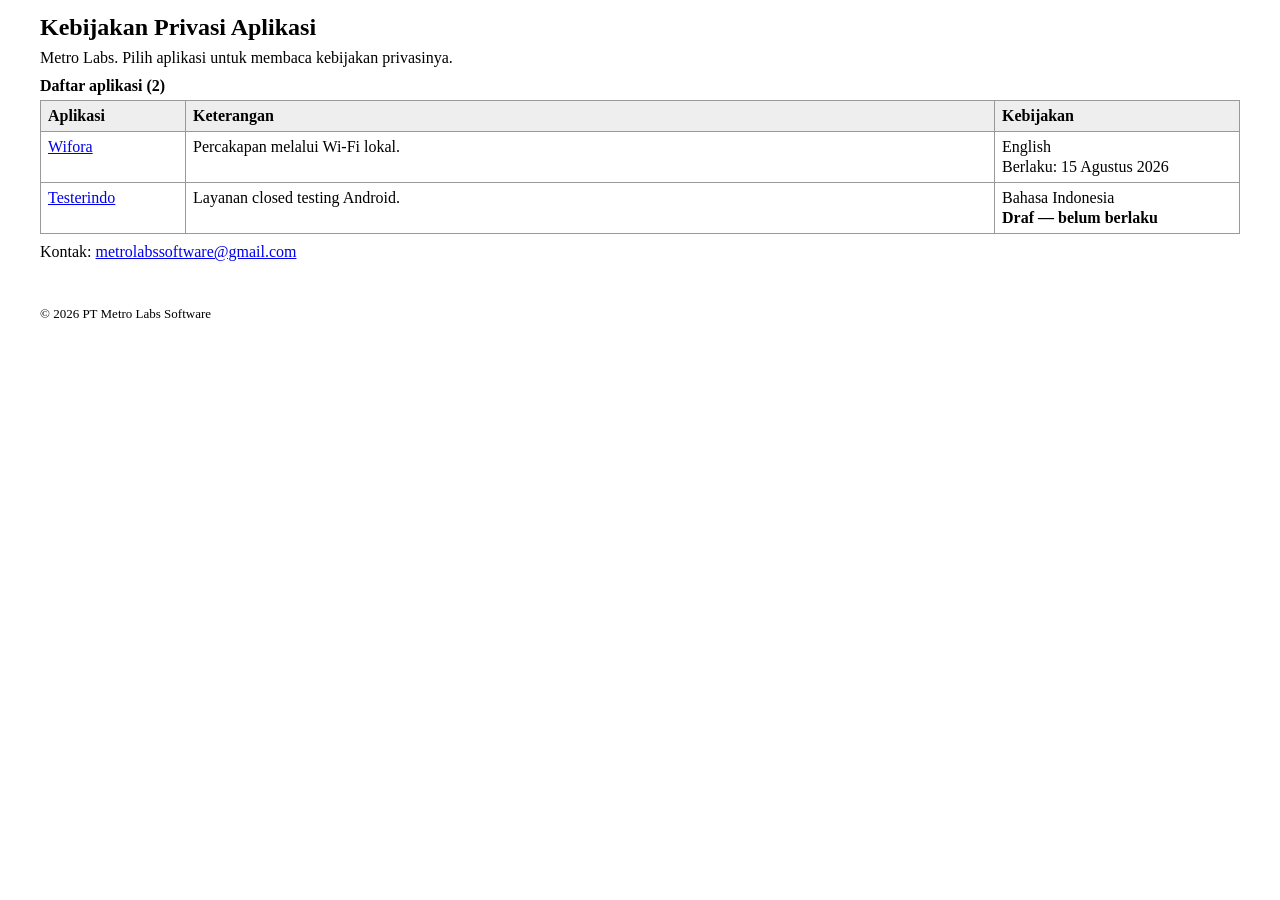
<file: index.html>
<!doctype html>
<html lang="id">
<head>
  <meta charset="utf-8">
  <meta name="viewport" content="width=device-width, initial-scale=1">
  <meta name="description" content="Daftar kebijakan privasi aplikasi PT Metro Labs Software.">
  <title>Kebijakan Privasi Aplikasi - PT Metro Labs Software</title>
  <link rel="stylesheet" href="assets/style.css?v=62b9052427cf">
<link rel="icon" href="assets/favicon.ico?v=b06e0e8fd6ac" type="image/x-icon">
</head>
<body class="directory">
  <header>
    <h1>Kebijakan Privasi Aplikasi</h1>
    <p>Metro Labs. Pilih aplikasi untuk membaca kebijakan privasinya.</p>
  </header>
  <main>
    <table>
      <caption>Daftar aplikasi (2)</caption>
      <thead><tr><th scope="col">Aplikasi</th><th scope="col">Keterangan</th><th scope="col">Kebijakan</th></tr></thead>
      <tbody>
        <tr><td><a href="wifora/">Wifora</a></td><td>Percakapan melalui Wi-Fi lokal.</td><td>English<br>Berlaku: <time datetime="2026-08-15">15 Agustus 2026</time></td></tr>
        <tr><td><a href="testerindo/">Testerindo</a></td><td>Layanan closed testing Android.</td><td>Bahasa Indonesia<br><strong>Draf — belum berlaku</strong></td></tr>
      </tbody>
    </table>
    <p class="contact">Kontak: <a href="mailto:metrolabssoftware@gmail.com">metrolabssoftware@gmail.com</a></p>
  </main>
  <footer class="site-footer"><p>&copy; 2026 PT Metro Labs Software</p></footer>
  <script>
    // Keep existing Wifora section links working.
    if (/^#section-[1-9]$/.test(window.location.hash)) {
      window.location.replace('wifora/' + window.location.hash);
    }
  </script>
</body>
</html>
</file>
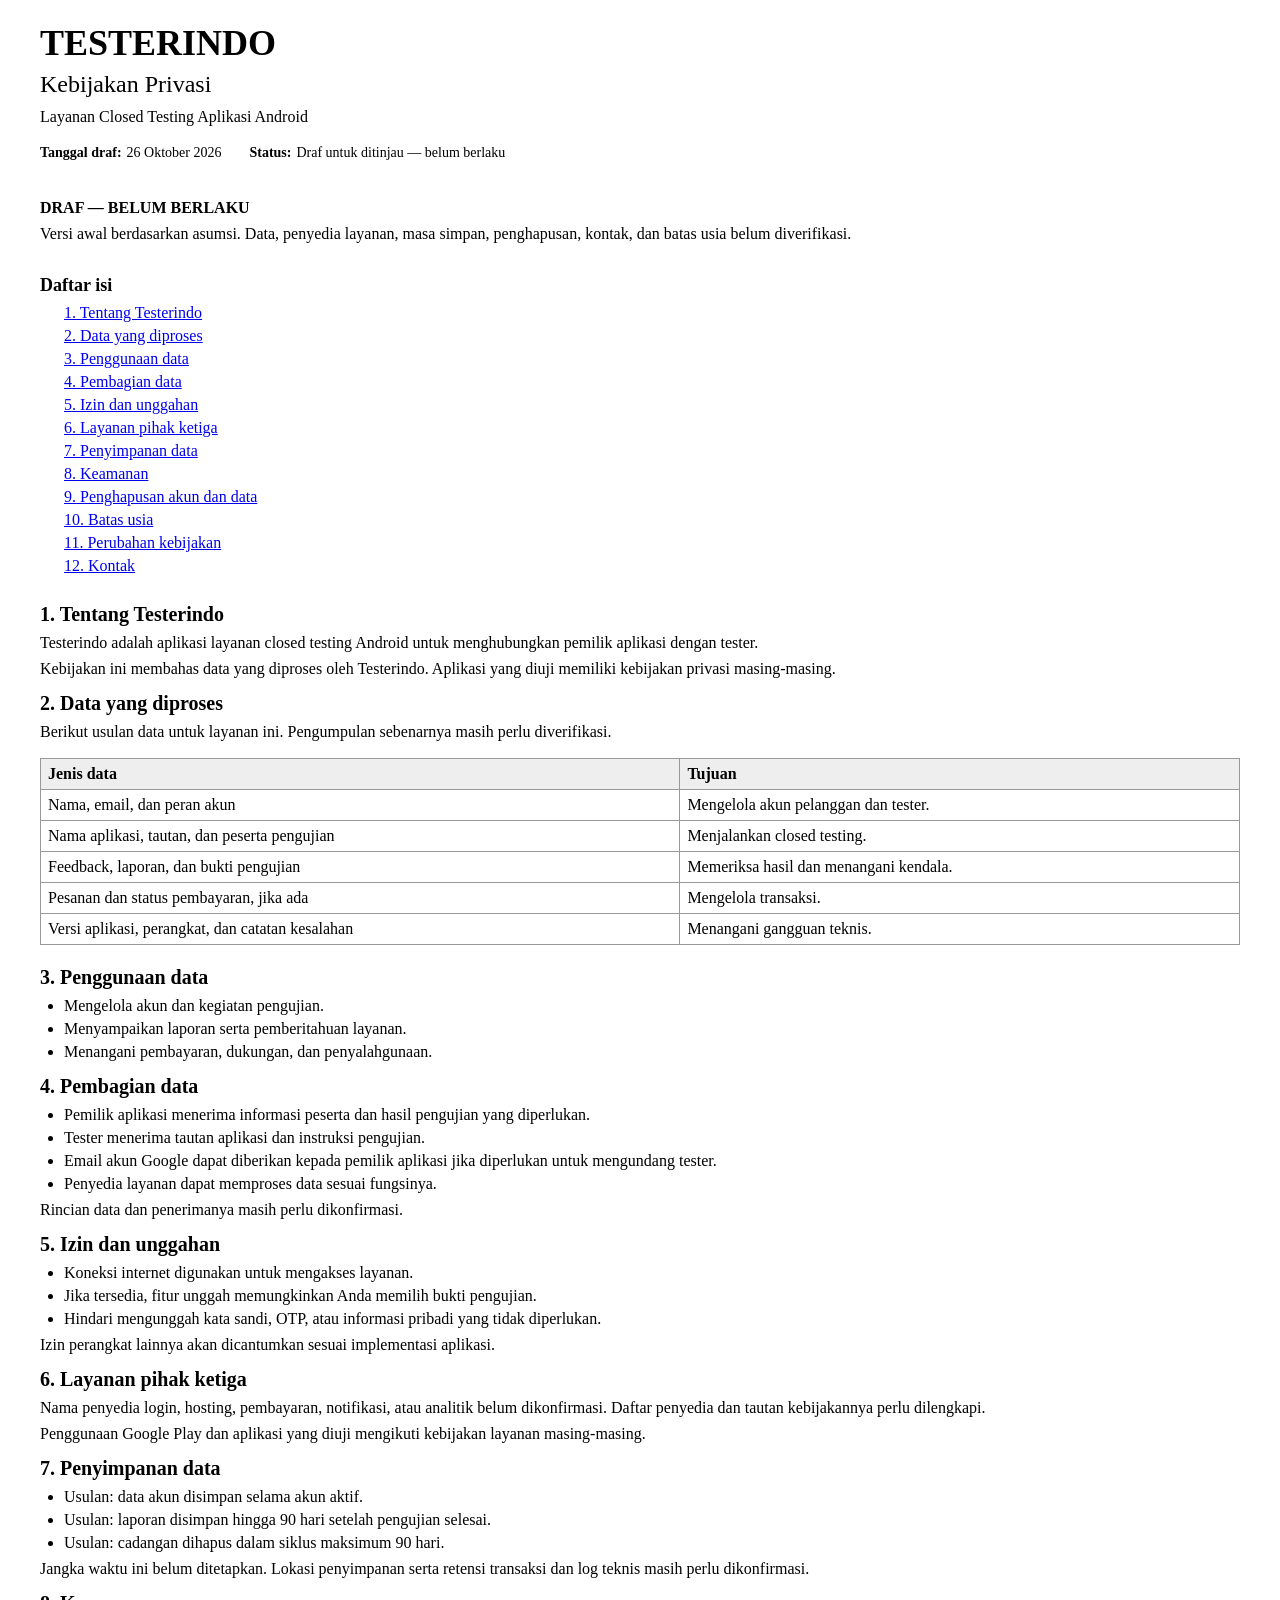
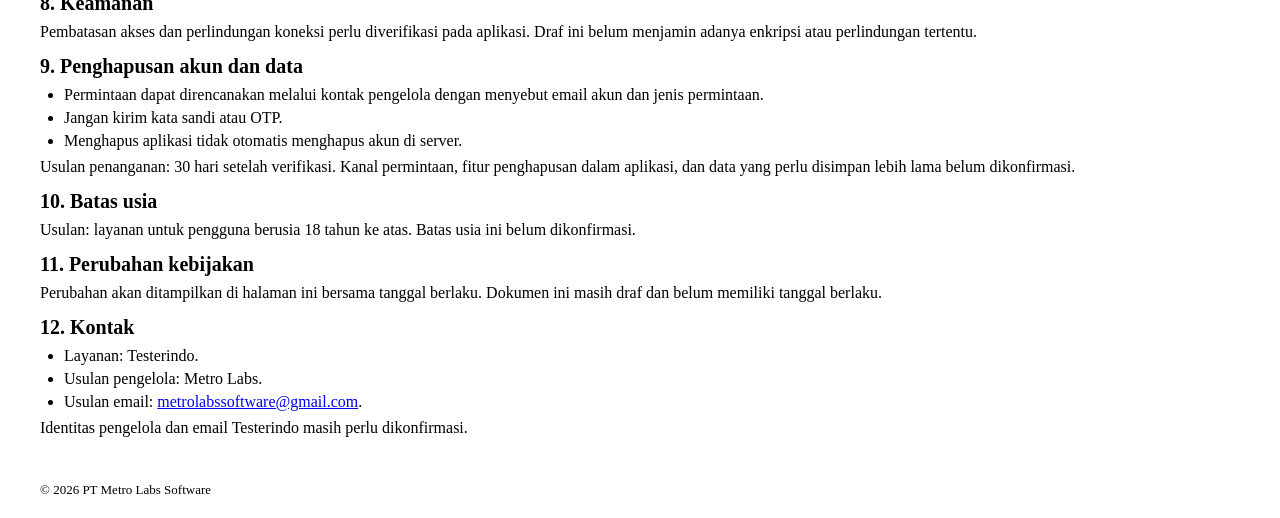
<file: testerindo/index.html>
<!doctype html><html lang="id"><head><meta charset="utf-8"><meta name="viewport" content="width=device-width,initial-scale=1"><meta name="robots" content="noindex,nofollow"><title>Draf Kebijakan Privasi Testerindo</title><link rel="stylesheet" href="../assets/style.css?v=62b9052427cf"><link rel="icon" href="../assets/favicon.ico?v=b06e0e8fd6ac" type="image/x-icon">
</head><body class="policy testerindo"><main class="wrap policy"><header class="app-header">
<h1 class="app-title">TESTERINDO</h1>
<h2 class="policy-title">Kebijakan Privasi</h2>
<p class="app-description">Layanan Closed Testing Aplikasi Android</p>
<dl class="policy-meta">
<div><dt>Tanggal draf:</dt><dd><time datetime="2026-10-26">26 Oktober 2026</time></dd></div>
<div><dt>Status:</dt><dd>Draf untuk ditinjau — belum berlaku</dd></div>
</dl>
</header><aside class="draft"><strong>DRAF — BELUM BERLAKU</strong><p>Versi awal berdasarkan asumsi. Data, penyedia layanan, masa simpan, penghapusan, kontak, dan batas usia belum diverifikasi.</p></aside><nav class="toc" aria-label="Daftar isi"><h2>Daftar isi</h2><ol><li><a href="#cakupan">1. Tentang Testerindo</a></li><li><a href="#data">2. Data yang diproses</a></li><li><a href="#tujuan">3. Penggunaan data</a></li><li><a href="#berbagi">4. Pembagian data</a></li><li><a href="#izin">5. Izin dan unggahan</a></li><li><a href="#pihak-ketiga">6. Layanan pihak ketiga</a></li><li><a href="#retensi">7. Penyimpanan data</a></li><li><a href="#keamanan">8. Keamanan</a></li><li><a href="#hapus-data">9. Penghapusan akun dan data</a></li><li><a href="#usia">10. Batas usia</a></li><li><a href="#perubahan">11. Perubahan kebijakan</a></li><li><a href="#kontak">12. Kontak</a></li></ol></nav><section id="cakupan"><h2>1. Tentang Testerindo</h2><p>Testerindo adalah aplikasi layanan closed testing Android untuk menghubungkan pemilik aplikasi dengan tester.</p><p>Kebijakan ini membahas data yang diproses oleh Testerindo. Aplikasi yang diuji memiliki kebijakan privasi masing-masing.</p></section><section id="data"><h2>2. Data yang diproses</h2><p>Berikut usulan data untuk layanan ini. Pengumpulan sebenarnya masih perlu diverifikasi.</p><div class="table-responsive"><table><thead><tr><th scope="col">Jenis data</th><th scope="col">Tujuan</th></tr></thead><tbody><tr><td>Nama, email, dan peran akun</td><td>Mengelola akun pelanggan dan tester.</td></tr><tr><td>Nama aplikasi, tautan, dan peserta pengujian</td><td>Menjalankan closed testing.</td></tr><tr><td>Feedback, laporan, dan bukti pengujian</td><td>Memeriksa hasil dan menangani kendala.</td></tr><tr><td>Pesanan dan status pembayaran, jika ada</td><td>Mengelola transaksi.</td></tr><tr><td>Versi aplikasi, perangkat, dan catatan kesalahan</td><td>Menangani gangguan teknis.</td></tr></tbody></table></div></section><section id="tujuan"><h2>3. Penggunaan data</h2><ul><li>Mengelola akun dan kegiatan pengujian.</li><li>Menyampaikan laporan serta pemberitahuan layanan.</li><li>Menangani pembayaran, dukungan, dan penyalahgunaan.</li></ul></section><section id="berbagi"><h2>4. Pembagian data</h2><ul><li>Pemilik aplikasi menerima informasi peserta dan hasil pengujian yang diperlukan.</li><li>Tester menerima tautan aplikasi dan instruksi pengujian.</li><li>Email akun Google dapat diberikan kepada pemilik aplikasi jika diperlukan untuk mengundang tester.</li><li>Penyedia layanan dapat memproses data sesuai fungsinya.</li></ul><p>Rincian data dan penerimanya masih perlu dikonfirmasi.</p></section><section id="izin"><h2>5. Izin dan unggahan</h2><ul><li>Koneksi internet digunakan untuk mengakses layanan.</li><li>Jika tersedia, fitur unggah memungkinkan Anda memilih bukti pengujian.</li><li>Hindari mengunggah kata sandi, OTP, atau informasi pribadi yang tidak diperlukan.</li></ul><p>Izin perangkat lainnya akan dicantumkan sesuai implementasi aplikasi.</p></section><section id="pihak-ketiga"><h2>6. Layanan pihak ketiga</h2><p>Nama penyedia login, hosting, pembayaran, notifikasi, atau analitik belum dikonfirmasi. Daftar penyedia dan tautan kebijakannya perlu dilengkapi.</p><p>Penggunaan Google Play dan aplikasi yang diuji mengikuti kebijakan layanan masing-masing.</p></section><section id="retensi"><h2>7. Penyimpanan data</h2><ul><li>Usulan: data akun disimpan selama akun aktif.</li><li>Usulan: laporan disimpan hingga 90 hari setelah pengujian selesai.</li><li>Usulan: cadangan dihapus dalam siklus maksimum 90 hari.</li></ul><p>Jangka waktu ini belum ditetapkan. Lokasi penyimpanan serta retensi transaksi dan log teknis masih perlu dikonfirmasi.</p></section><section id="keamanan"><h2>8. Keamanan</h2><p>Pembatasan akses dan perlindungan koneksi perlu diverifikasi pada aplikasi. Draf ini belum menjamin adanya enkripsi atau perlindungan tertentu.</p></section><section id="hapus-data"><h2>9. Penghapusan akun dan data</h2><ul><li>Permintaan dapat direncanakan melalui kontak pengelola dengan menyebut email akun dan jenis permintaan.</li><li>Jangan kirim kata sandi atau OTP.</li><li>Menghapus aplikasi tidak otomatis menghapus akun di server.</li></ul><p>Usulan penanganan: 30 hari setelah verifikasi. Kanal permintaan, fitur penghapusan dalam aplikasi, dan data yang perlu disimpan lebih lama belum dikonfirmasi.</p></section><section id="usia"><h2>10. Batas usia</h2><p>Usulan: layanan untuk pengguna berusia 18 tahun ke atas. Batas usia ini belum dikonfirmasi.</p></section><section id="perubahan"><h2>11. Perubahan kebijakan</h2><p>Perubahan akan ditampilkan di halaman ini bersama tanggal berlaku. Dokumen ini masih draf dan belum memiliki tanggal berlaku.</p></section><section id="kontak"><h2>12. Kontak</h2><ul><li>Layanan: Testerindo.</li><li>Usulan pengelola: Metro Labs.</li><li>Usulan email: <a href="mailto:metrolabssoftware@gmail.com">metrolabssoftware@gmail.com</a>.</li></ul><p>Identitas pengelola dan email Testerindo masih perlu dikonfirmasi.</p></section><footer class="site-footer"><p>&copy; 2026 PT Metro Labs Software</p></footer></main></body></html>
</file>
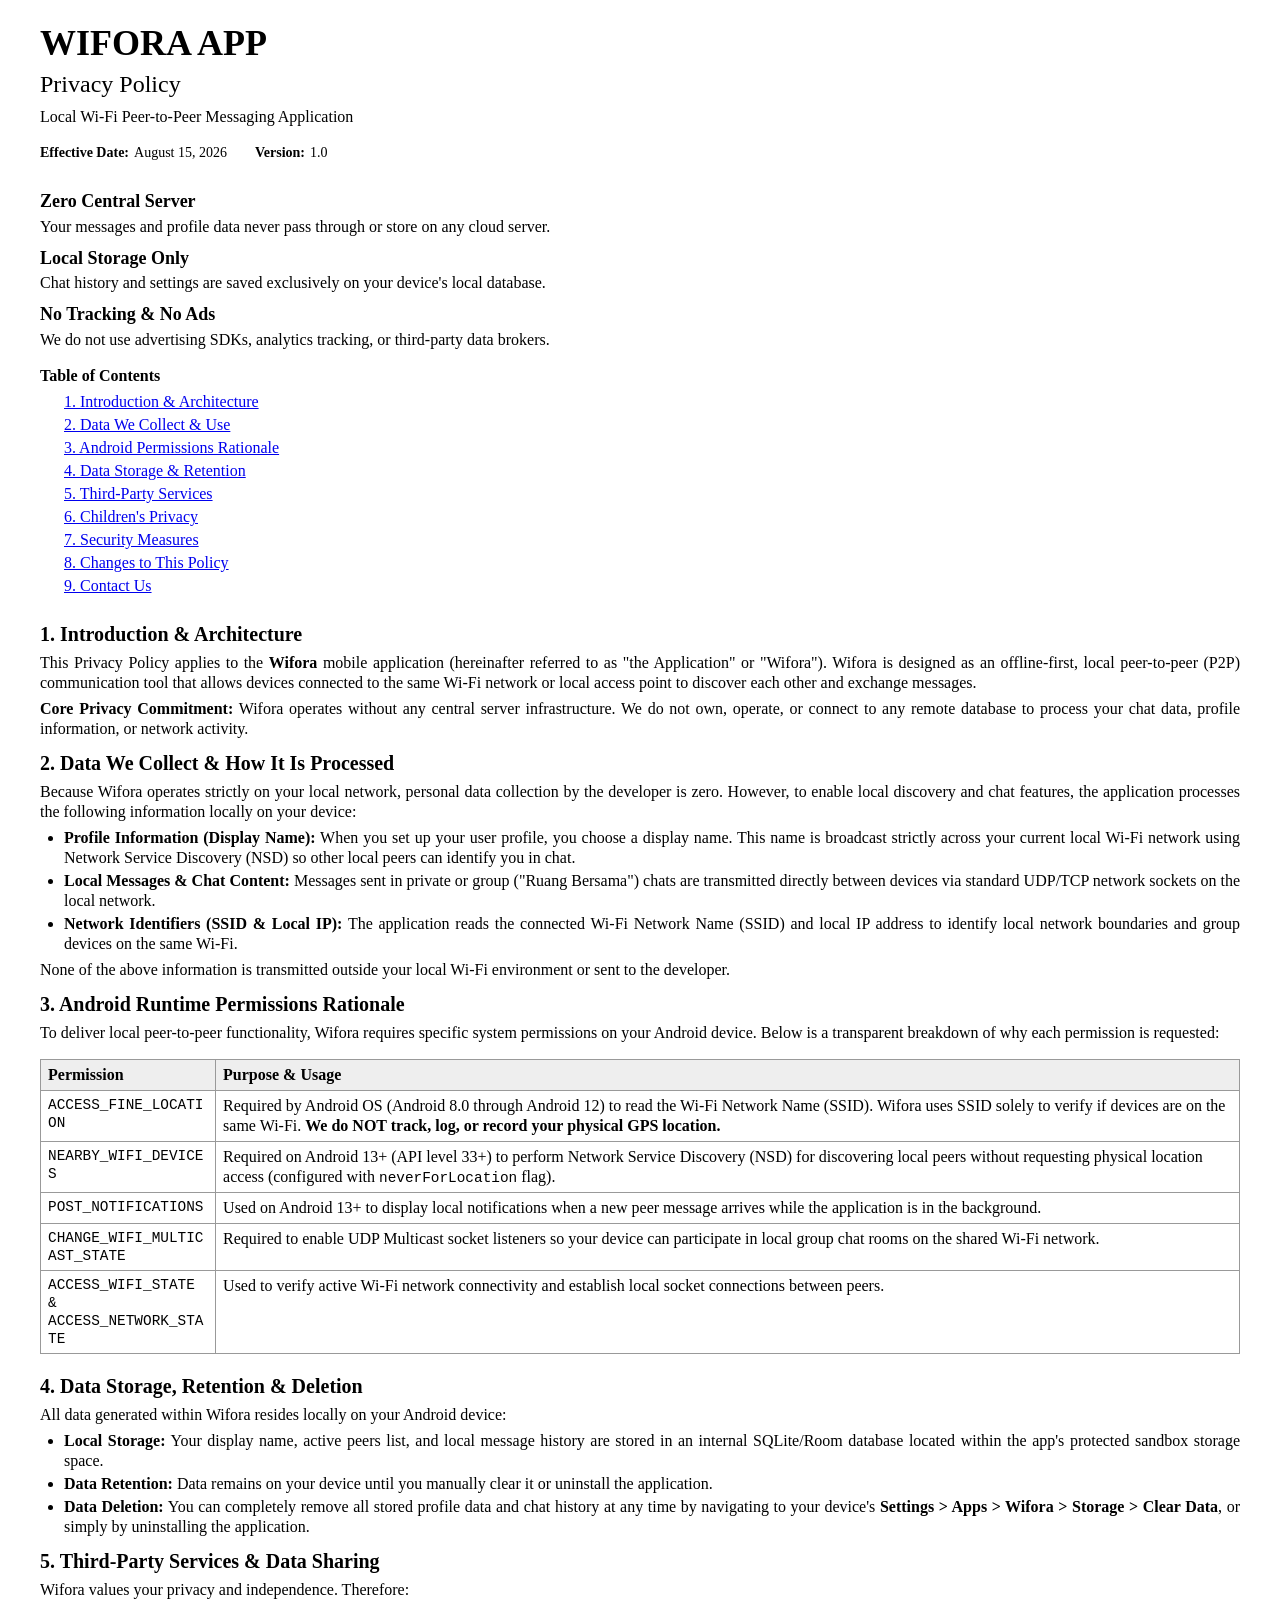
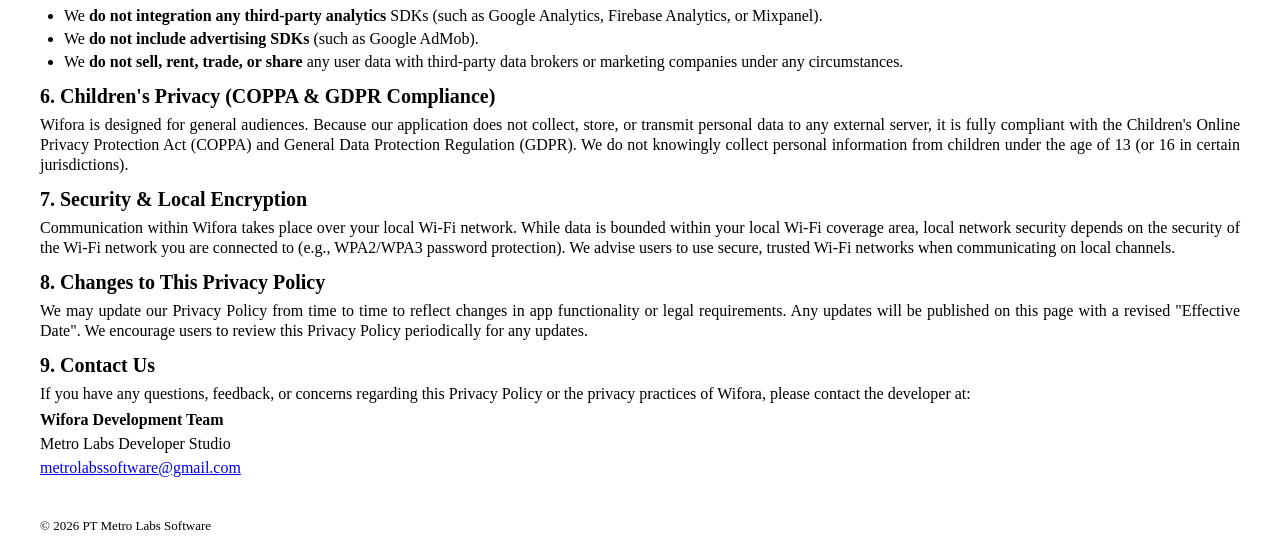
<file: wifora/index.html>
<!DOCTYPE html>
<html lang="en">
<head>
    <meta charset="UTF-8">
    <meta name="viewport" content="width=device-width, initial-scale=1.0">
    <title>Privacy Policy - Wifora App</title>
    <meta name="description" content="Privacy Policy for Wifora - Local Wi-Fi Peer-to-Peer Chat Application. Learn how we respect and protect your privacy.">
    <link rel="stylesheet" href="../assets/style.css?v=62b9052427cf">
<link rel="icon" href="../assets/favicon.ico?v=b06e0e8fd6ac" type="image/x-icon">
</head>
<body class="policy">

<div class="container">
    <!-- Header -->
    <header class="app-header">
        <h1 class="app-title">WIFORA APP</h1>
        <h2 class="policy-title">Privacy Policy</h2>
        <p class="app-description">Local Wi-Fi Peer-to-Peer Messaging Application</p>
        <dl class="policy-meta">
            <div><dt>Effective Date:</dt><dd><time datetime="2026-08-15">August 15, 2026</time></dd></div>
            <div><dt>Version:</dt><dd>1.0</dd></div>
        </dl>
    </header>

    <!-- Key Highlights Summary -->
    <div class="summary-grid">
        <div class="summary-card">
            <div class="summary-card-icon">

            </div>
            <h3>Zero Central Server</h3>
            <p>Your messages and profile data never pass through or store on any cloud server.</p>
        </div>

        <div class="summary-card">
            <div class="summary-card-icon">

            </div>
            <h3>Local Storage Only</h3>
            <p>Chat history and settings are saved exclusively on your device's local database.</p>
        </div>

        <div class="summary-card">
            <div class="summary-card-icon">

            </div>
            <h3>No Tracking & No Ads</h3>
            <p>We do not use advertising SDKs, analytics tracking, or third-party data brokers.</p>
        </div>
    </div>

    <!-- Main Content Card -->
    <div class="content-card">

        <!-- Table of Contents -->
        <nav class="toc">
            <div class="toc-title">Table of Contents</div>
            <ul class="toc-list">
                <li><a href="#section-1">1. Introduction & Architecture</a></li>
                <li><a href="#section-2">2. Data We Collect & Use</a></li>
                <li><a href="#section-3">3. Android Permissions Rationale</a></li>
                <li><a href="#section-4">4. Data Storage & Retention</a></li>
                <li><a href="#section-5">5. Third-Party Services</a></li>
                <li><a href="#section-6">6. Children's Privacy</a></li>
                <li><a href="#section-7">7. Security Measures</a></li>
                <li><a href="#section-8">8. Changes to This Policy</a></li>
                <li><a href="#section-9">9. Contact Us</a></li>
            </ul>
        </nav>

        <!-- Section 1 -->
        <section id="section-1">
            <h2><span class="section-number">1.</span> Introduction & Architecture</h2>
            <p>This Privacy Policy applies to the <strong>Wifora</strong> mobile application (hereinafter referred to as "the Application" or "Wifora"). Wifora is designed as an offline-first, local peer-to-peer (P2P) communication tool that allows devices connected to the same Wi-Fi network or local access point to discover each other and exchange messages.</p>
            <div class="callout">
                <p><strong>Core Privacy Commitment:</strong> Wifora operates without any central server infrastructure. We do not own, operate, or connect to any remote database to process your chat data, profile information, or network activity.</p>
            </div>
        </section>

        <!-- Section 2 -->
        <section id="section-2">
            <h2><span class="section-number">2.</span> Data We Collect & How It Is Processed</h2>
            <p>Because Wifora operates strictly on your local network, personal data collection by the developer is zero. However, to enable local discovery and chat features, the application processes the following information locally on your device:</p>

            <ul>
                <li><strong>Profile Information (Display Name):</strong> When you set up your user profile, you choose a display name. This name is broadcast strictly across your current local Wi-Fi network using Network Service Discovery (NSD) so other local peers can identify you in chat.</li>
                <li><strong>Local Messages & Chat Content:</strong> Messages sent in private or group ("Ruang Bersama") chats are transmitted directly between devices via standard UDP/TCP network sockets on the local network.</li>
                <li><strong>Network Identifiers (SSID & Local IP):</strong> The application reads the connected Wi-Fi Network Name (SSID) and local IP address to identify local network boundaries and group devices on the same Wi-Fi.</li>
            </ul>
            <p>None of the above information is transmitted outside your local Wi-Fi environment or sent to the developer.</p>
        </section>

        <!-- Section 3 -->
        <section id="section-3">
            <h2><span class="section-number">3.</span> Android Runtime Permissions Rationale</h2>
            <p>To deliver local peer-to-peer functionality, Wifora requires specific system permissions on your Android device. Below is a transparent breakdown of why each permission is requested:</p>

            <div class="table-responsive">
                <table>
                    <thead>
                        <tr>
                            <th>Permission</th>
                            <th>Purpose & Usage</th>
                        </tr>
                    </thead>
                    <tbody>
                        <tr>
                            <td class="perm-name">ACCESS_FINE_LOCATION</td>
                            <td>Required by Android OS (Android 8.0 through Android 12) to read the Wi-Fi Network Name (SSID). Wifora uses SSID solely to verify if devices are on the same Wi-Fi. <strong>We do NOT track, log, or record your physical GPS location.</strong></td>
                        </tr>
                        <tr>
                            <td class="perm-name">NEARBY_WIFI_DEVICES</td>
                            <td>Required on Android 13+ (API level 33+) to perform Network Service Discovery (NSD) for discovering local peers without requesting physical location access (configured with <code>neverForLocation</code> flag).</td>
                        </tr>
                        <tr>
                            <td class="perm-name">POST_NOTIFICATIONS</td>
                            <td>Used on Android 13+ to display local notifications when a new peer message arrives while the application is in the background.</td>
                        </tr>
                        <tr>
                            <td class="perm-name">CHANGE_WIFI_MULTICAST_STATE</td>
                            <td>Required to enable UDP Multicast socket listeners so your device can participate in local group chat rooms on the shared Wi-Fi network.</td>
                        </tr>
                        <tr>
                            <td class="perm-name">ACCESS_WIFI_STATE &<br>ACCESS_NETWORK_STATE</td>
                            <td>Used to verify active Wi-Fi network connectivity and establish local socket connections between peers.</td>
                        </tr>
                    </tbody>
                </table>
            </div>
        </section>

        <!-- Section 4 -->
        <section id="section-4">
            <h2><span class="section-number">4.</span> Data Storage, Retention & Deletion</h2>
            <p>All data generated within Wifora resides locally on your Android device:</p>
            <ul>
                <li><strong>Local Storage:</strong> Your display name, active peers list, and local message history are stored in an internal SQLite/Room database located within the app's protected sandbox storage space.</li>
                <li><strong>Data Retention:</strong> Data remains on your device until you manually clear it or uninstall the application.</li>
                <li><strong>Data Deletion:</strong> You can completely remove all stored profile data and chat history at any time by navigating to your device's <strong>Settings > Apps > Wifora > Storage > Clear Data</strong>, or simply by uninstalling the application.</li>
            </ul>
        </section>

        <!-- Section 5 -->
        <section id="section-5">
            <h2><span class="section-number">5.</span> Third-Party Services & Data Sharing</h2>
            <p>Wifora values your privacy and independence. Therefore:</p>
            <ul>
                <li>We <strong>do not integration any third-party analytics</strong> SDKs (such as Google Analytics, Firebase Analytics, or Mixpanel).</li>
                <li>We <strong>do not include advertising SDKs</strong> (such as Google AdMob).</li>
                <li>We <strong>do not sell, rent, trade, or share</strong> any user data with third-party data brokers or marketing companies under any circumstances.</li>
            </ul>
        </section>

        <!-- Section 6 -->
        <section id="section-6">
            <h2><span class="section-number">6.</span> Children's Privacy (COPPA & GDPR Compliance)</h2>
            <p>Wifora is designed for general audiences. Because our application does not collect, store, or transmit personal data to any external server, it is fully compliant with the Children's Online Privacy Protection Act (COPPA) and General Data Protection Regulation (GDPR). We do not knowingly collect personal information from children under the age of 13 (or 16 in certain jurisdictions).</p>
        </section>

        <!-- Section 7 -->
        <section id="section-7">
            <h2><span class="section-number">7.</span> Security & Local Encryption</h2>
            <p>Communication within Wifora takes place over your local Wi-Fi network. While data is bounded within your local Wi-Fi coverage area, local network security depends on the security of the Wi-Fi network you are connected to (e.g., WPA2/WPA3 password protection). We advise users to use secure, trusted Wi-Fi networks when communicating on local channels.</p>
        </section>

        <!-- Section 8 -->
        <section id="section-8">
            <h2><span class="section-number">8.</span> Changes to This Privacy Policy</h2>
            <p>We may update our Privacy Policy from time to time to reflect changes in app functionality or legal requirements. Any updates will be published on this page with a revised "Effective Date". We encourage users to review this Privacy Policy periodically for any updates.</p>
        </section>

        <!-- Section 9 -->
        <section id="section-9">
            <h2><span class="section-number">9.</span> Contact Us</h2>
            <p>If you have any questions, feedback, or concerns regarding this Privacy Policy or the privacy practices of Wifora, please contact the developer at:</p>

            <div class="contact-box">
                <p><strong>Wifora Development Team</strong></p>
                <p>Metro Labs Developer Studio</p>
                <a href="mailto:metrolabssoftware@gmail.com" class="contact-email">metrolabssoftware@gmail.com</a>
            </div>
        </section>

    </div>

    <!-- Footer -->
    <footer class="site-footer"><p>&copy; 2026 PT Metro Labs Software</p></footer>
</div>

</body>
</html>
</file>
<file: assets/style.css>
/* Shared compact, classic HTML layout for every privacy page. */
body { margin:8px 40px; background:#fff; color:#000; font:16px/1.25 "Times New Roman",Times,serif; overflow-wrap:anywhere; }
a:link { color:#0000ee; }
a:visited { color:#551a8b; }
a:focus-visible { outline:2px solid currentColor; outline-offset:2px; }
h1 { font-size:24px; margin:12px 0 6px; }
h2 { font-size:20px; margin:12px 0 6px; }
h3 { font-size:18px; margin:10px 0 4px; }
p { margin:6px 0; }
hr { margin:8px 0; border:0; border-top:1px solid #888; }
section { margin:12px 0; scroll-margin-top:8px; }
ul,ol { margin:6px 0; padding-left:24px; }
li { margin:3px 0; }
table { width:100%; border-collapse:collapse; margin:8px 0; }
caption { text-align:left; font-weight:bold; margin-bottom:4px; }
th,td { border:1px solid #999; padding:5px 7px; text-align:left; vertical-align:top; }
th { background:#eee; }
.directory td:first-child { width:130px; }
.directory td:last-child { width:230px; }
footer { margin-top:8px; font-size:13px; }
.contact,address { overflow-wrap:anywhere; font-style:normal; }
.policy header { border-bottom:1px solid #888; padding-bottom:8px; }
.policy nav[aria-label="Breadcrumb"] { margin-bottom:8px; }
.subtitle { margin-top:0; }
.meta-info,.summary-grid { margin:8px 0; }
.summary-card h3 { margin-bottom:4px; }
.summary-card p { margin-top:0; }
.hero { margin:8px 0; }
.draft { padding:8px 0; border-top:1px solid #888; border-bottom:1px solid #888; }
.toc { margin:8px 0; padding:8px 0; border-bottom:1px solid #888; }
.toc-title { font-weight:bold; }
.toc h2 { font-size:18px; margin-top:0; }
.toc-list,.toc ol { list-style:none; padding-left:24px; }
.table-responsive { overflow-x:auto; margin:8px 0; }
code,.perm-name { font-family:monospace; font-size:.9em; overflow-wrap:anywhere; }
.callout { border-left:2px solid #999; padding-left:8px; }
.contact-box p { margin:4px 0; }
.policy footer { border-top:1px solid #888; padding-top:8px; }
@media(max-width:520px) {
  body { margin:8px 24px; }
  th,td { padding:4px; overflow-wrap:anywhere; }
  .directory td:first-child { width:23%; }
  .directory td:last-child { width:31%; }
}

/* App identity and policy metadata. */
.policy .app-header { padding:16px 0; margin-bottom:12px; }
.app-header .app-title { font-size:36px; line-height:1.1; margin:0 0 6px; }
.app-header .policy-title { font-size:24px; line-height:1.2; margin:0 0 8px; font-weight:normal; }
.app-description { margin:0; line-height:1.4; }
.policy-meta { display:flex; flex-wrap:wrap; gap:6px 28px; margin:14px 0 0; font-size:14px; line-height:1.4; }
.policy-meta div { display:flex; gap:5px; }
.policy-meta dt { font-weight:bold; }
.policy-meta dd { margin:0; }
@media(max-width:520px) {
  .app-header .app-title { font-size:32px; }
  .policy-meta { flex-direction:column; gap:4px; }
}

/* Testerindo: plain sections without separator lines. */
.testerindo .app-header, .testerindo .draft, .testerindo .toc, .testerindo .site-footer { border:0; }
.testerindo .site-footer { margin-top:28px; padding:12px 0 8px; }
.testerindo .site-footer p { margin:4px 0; }

/* Consistent line-free layout and footer across all pages. */
.policy header, .draft, .toc, .policy footer { border:0; }
hr { display:none; }
th, td { border:1px solid #999; }
.callout { border:0; padding-left:0; }
.site-footer { margin-top:28px; padding:12px 0 8px; font-size:13px; }
.site-footer p { margin:4px 0; }

/* Justify policy prose, keeping navigation and metadata left aligned. */
.policy section p, .policy section li, .policy .summary-card p, .policy .draft p {
  text-align:justify;
  text-justify:inter-word;
  hyphens:auto;
}
.policy .contact-box p { text-align:left; }
</file>
